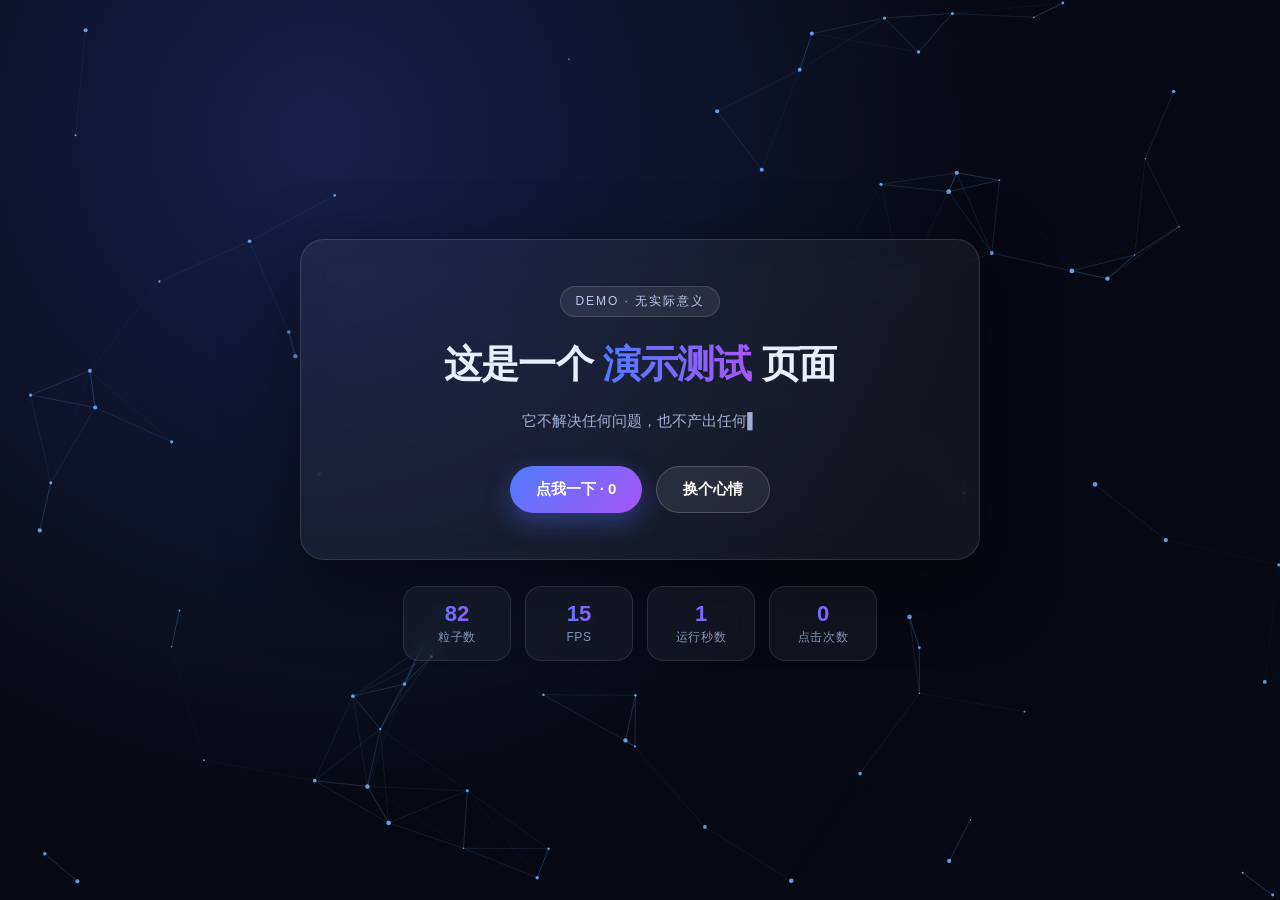
<file: index.html>
<!DOCTYPE html>
<html lang="zh-CN">
<head>
<meta charset="UTF-8">
<meta name="viewport" content="width=device-width, initial-scale=1.0">
<title>演示测试页 · Demo</title>
<style>
  * { margin: 0; padding: 0; box-sizing: border-box; }

  :root {
    --c1: #4f7cff;
    --c2: #a855f7;
    --bg: #070a14;
    --particle: 120, 180, 255;
  }

  html, body { height: 100%; }

  body {
    font-family: -apple-system, BlinkMacSystemFont, "Segoe UI", "PingFang SC",
                 "Hiragino Sans GB", "Microsoft YaHei", sans-serif;
    background: radial-gradient(circle at 25% 15%, #16204a 0%, var(--bg) 55%) fixed;
    color: #e8eefc;
    overflow-x: hidden;
    min-height: 100vh;
    transition: background .6s ease;
  }

  #bg {
    position: fixed;
    inset: 0;
    width: 100%;
    height: 100%;
    display: block;
    z-index: 0;
  }

  .wrap {
    position: relative;
    z-index: 1;
    min-height: 100vh;
    display: flex;
    flex-direction: column;
    align-items: center;
    justify-content: center;
    gap: 26px;
    padding: 32px 20px;
  }

  /* ---------- 主卡片 ---------- */
  .card {
    width: min(680px, 100%);
    padding: 46px 40px;
    border-radius: 24px;
    text-align: center;
    background: rgba(255, 255, 255, .05);
    border: 1px solid rgba(255, 255, 255, .12);
    backdrop-filter: blur(14px);
    -webkit-backdrop-filter: blur(14px);
    box-shadow: 0 24px 70px rgba(0, 0, 0, .5);
    animation: rise .9s cubic-bezier(.2, .8, .2, 1) both;
  }

  @keyframes rise {
    from { opacity: 0; transform: translateY(26px) scale(.97); }
    to   { opacity: 1; transform: none; }
  }

  .badge {
    display: inline-block;
    font-size: 12px;
    letter-spacing: .16em;
    padding: 6px 14px;
    border-radius: 999px;
    color: #b9c8ee;
    background: rgba(255, 255, 255, .07);
    border: 1px solid rgba(255, 255, 255, .14);
    margin-bottom: 22px;
  }

  h1 {
    font-size: clamp(23px, 4vw, 38px);
    line-height: 1.35;
    letter-spacing: -.02em;
    font-weight: 700;
  }

  .grad {
    background: linear-gradient(90deg, var(--c1), var(--c2));
    -webkit-background-clip: text;
    background-clip: text;
    color: transparent;
    transition: background .5s ease;
  }

  .sub {
    margin-top: 18px;
    min-height: 1.6em;
    font-size: 15px;
    line-height: 1.7;
    color: #9fb0d4;
  }

  .actions {
    margin-top: 32px;
    display: flex;
    gap: 14px;
    justify-content: center;
    flex-wrap: wrap;
  }

  .btn {
    position: relative;
    overflow: hidden;
    border: none;
    cursor: pointer;
    padding: 13px 26px;
    border-radius: 999px;
    font-family: inherit;
    font-size: 15px;
    font-weight: 600;
    color: #fff;
    transition: transform .15s ease, box-shadow .3s ease, background .35s ease;
  }

  .btn:active { transform: scale(.95); }

  .btn.primary {
    background: linear-gradient(135deg, var(--c1), var(--c2));
    box-shadow: 0 10px 26px rgba(80, 120, 255, .35);
  }

  .btn.primary:hover { box-shadow: 0 12px 32px rgba(120, 100, 255, .5); }

  .btn.ghost {
    background: rgba(255, 255, 255, .08);
    border: 1px solid rgba(255, 255, 255, .18);
  }

  .btn.ghost:hover { background: rgba(255, 255, 255, .15); }

  .ripple {
    position: absolute;
    border-radius: 50%;
    background: rgba(255, 255, 255, .55);
    transform: scale(0);
    pointer-events: none;
    animation: ripple .65s ease-out forwards;
  }

  @keyframes ripple {
    to { transform: scale(3.2); opacity: 0; }
  }

  /* ---------- 统计条 ---------- */
  .stats {
    display: flex;
    gap: 14px;
    flex-wrap: wrap;
    justify-content: center;
    animation: rise .9s .15s cubic-bezier(.2, .8, .2, 1) both;
  }

  .stat {
    min-width: 108px;
    padding: 14px 20px;
    border-radius: 16px;
    text-align: center;
    background: rgba(255, 255, 255, .045);
    border: 1px solid rgba(255, 255, 255, .1);
    backdrop-filter: blur(10px);
    -webkit-backdrop-filter: blur(10px);
  }

  .stat b {
    display: block;
    font-size: 22px;
    font-variant-numeric: tabular-nums;
    background: linear-gradient(90deg, var(--c1), var(--c2));
    -webkit-background-clip: text;
    background-clip: text;
    color: transparent;
  }

  .stat span {
    font-size: 12px;
    color: #8296bd;
    letter-spacing: .05em;
  }

  @media (max-width: 480px) {
    .card { padding: 34px 22px; }
    .actions { gap: 10px; }
    .btn { padding: 12px 20px; font-size: 14px; }
  }
</style>
</head>
<body>

<canvas id="bg"></canvas>

<main class="wrap">
  <div class="card">
    <div class="badge">DEMO · 无实际意义</div>
    <h1>这是一个 <span class="grad">演示测试</span> 页面</h1>
    <p class="sub" id="typer"></p>
    <div class="actions">
      <button class="btn primary" id="countBtn">点我一下 · <span id="count">0</span></button>
      <button class="btn ghost" id="themeBtn">换个心情</button>
    </div>
  </div>

  <div class="stats">
    <div class="stat"><b id="sParticle">0</b><span>粒子数</span></div>
    <div class="stat"><b id="sFps">0</b><span>FPS</span></div>
    <div class="stat"><b id="sTime">0</b><span>运行秒数</span></div>
    <div class="stat"><b id="sClick">0</b><span>点击次数</span></div>
  </div>
</main>

<script>
(function () {
  'use strict';

  /* ============ 1. 粒子背景 ============ */
  const canvas = document.getElementById('bg');
  const ctx = canvas.getContext('2d');
  let W = 0, H = 0, particles = [];
  let particleRGB = '120, 180, 255';

  function buildParticles() {
    const count = Math.min(130, Math.max(40, Math.floor(W * H / 14000)));
    particles = [];
    for (let i = 0; i < count; i++) {
      particles.push({
        x: Math.random() * W,
        y: Math.random() * H,
        vx: (Math.random() - 0.5) * 0.55,
        vy: (Math.random() - 0.5) * 0.55,
        r: Math.random() * 1.7 + 0.7
      });
    }
    document.getElementById('sParticle').textContent = count;
  }

  function resize() {
    const dpr = Math.min(window.devicePixelRatio || 1, 2);
    W = window.innerWidth;
    H = window.innerHeight;
    canvas.width = W * dpr;
    canvas.height = H * dpr;
    canvas.style.width = W + 'px';
    canvas.style.height = H + 'px';
    ctx.setTransform(dpr, 0, 0, dpr, 0, 0);
    buildParticles();
  }

  const LINK_DIST = 132;
  const LINK_DIST2 = LINK_DIST * LINK_DIST;

  function draw() {
    ctx.clearRect(0, 0, W, H);

    // 移动 + 绘制粒子
    for (let i = 0; i < particles.length; i++) {
      const p = particles[i];
      p.x += p.vx;
      p.y += p.vy;
      if (p.x < 0 || p.x > W) p.vx *= -1;
      if (p.y < 0 || p.y > H) p.vy *= -1;

      ctx.beginPath();
      ctx.arc(p.x, p.y, p.r, 0, Math.PI * 2);
      ctx.fillStyle = 'rgba(' + particleRGB + ', .85)';
      ctx.fill();
    }

    // 连线
    for (let i = 0; i < particles.length; i++) {
      const a = particles[i];
      for (let j = i + 1; j < particles.length; j++) {
        const b = particles[j];
        const dx = a.x - b.x;
        const dy = a.y - b.y;
        const d2 = dx * dx + dy * dy;
        if (d2 < LINK_DIST2) {
          const alpha = (1 - Math.sqrt(d2) / LINK_DIST) * 0.32;
          ctx.beginPath();
          ctx.moveTo(a.x, a.y);
          ctx.lineTo(b.x, b.y);
          ctx.strokeStyle = 'rgba(' + particleRGB + ', ' + alpha + ')';
          ctx.lineWidth = 1;
          ctx.stroke();
        }
      }
    }
  }

  /* ============ 2. FPS / 计时 ============ */
  let frames = 0;
  let lastFpsTime = performance.now();
  const startTime = performance.now();
  const fpsEl = document.getElementById('sFps');
  const timeEl = document.getElementById('sTime');

  function loop(now) {
    draw();

    frames++;
    if (now - lastFpsTime >= 1000) {
      fpsEl.textContent = frames;
      frames = 0;
      lastFpsTime = now;
      timeEl.textContent = Math.floor((now - startTime) / 1000);
    }
    requestAnimationFrame(loop);
  }

  /* ============ 3. 打字机文字 ============ */
  const SENTENCE = '它不解决任何问题，也不产出任何价值，但它会动。';
  const typerEl = document.getElementById('typer');
  let ti = 0;

  function typeWriter() {
    if (ti <= SENTENCE.length) {
      typerEl.textContent = SENTENCE.slice(0, ti) + (ti < SENTENCE.length ? '▌' : '');
      ti++;
      setTimeout(typeWriter, 75);
    } else {
      typerEl.textContent = SENTENCE;
    }
  }

  /* ============ 4. 点击计数 + 涟漪 ============ */
  let clicks = 0;
  const countEl = document.getElementById('count');
  const clickStatEl = document.getElementById('sClick');

  function makeRipple(btn, e) {
    const rect = btn.getBoundingClientRect();
    const size = Math.max(rect.width, rect.height);
    const span = document.createElement('span');
    span.className = 'ripple';
    span.style.width = span.style.height = size + 'px';
    span.style.left = (e.clientX - rect.left - size / 2) + 'px';
    span.style.top = (e.clientY - rect.top - size / 2) + 'px';
    btn.appendChild(span);
    setTimeout(function () { span.remove(); }, 650);
  }

  const countBtn = document.getElementById('countBtn');
  countBtn.addEventListener('click', function (e) {
    makeRipple(countBtn, e);
    clicks++;
    countEl.textContent = clicks;
    clickStatEl.textContent = clicks;
  });

  /* ============ 5. 主题切换 ============ */
  const THEMES = [
    { c1: '#4f7cff', c2: '#a855f7', bg: '#070a14', p: '120, 180, 255' },
    { c1: '#00e5c0', c2: '#3b82f6', bg: '#04100f', p: '110, 240, 210' },
    { c1: '#ff7a59', c2: '#ff2d78', bg: '#14060c', p: '255, 140, 140' },
    { c1: '#fbbf24', c2: '#f472b6', bg: '#130f06', p: '255, 200, 120' },
    { c1: '#8b5cf6', c2: '#22d3ee', bg: '#0a0714', p: '180, 150, 255' }
  ];
  let themeIndex = 0;

  const themeBtn = document.getElementById('themeBtn');
  themeBtn.addEventListener('click', function (e) {
    makeRipple(themeBtn, e);
    themeIndex = (themeIndex + 1) % THEMES.length;
    const t = THEMES[themeIndex];
    const root = document.documentElement;
    root.style.setProperty('--c1', t.c1);
    root.style.setProperty('--c2', t.c2);
    root.style.setProperty('--bg', t.bg);
    document.body.style.background =
      'radial-gradient(circle at 25% 15%, ' + t.bg + ' 0%, ' + t.bg + ' 55%) fixed';
    particleRGB = t.p;
  });

  /* ============ 启动 ============ */
  window.addEventListener('resize', resize);
  resize();
  typeWriter();
  requestAnimationFrame(loop);
})();
</script>
</body>
</html>
</file>
